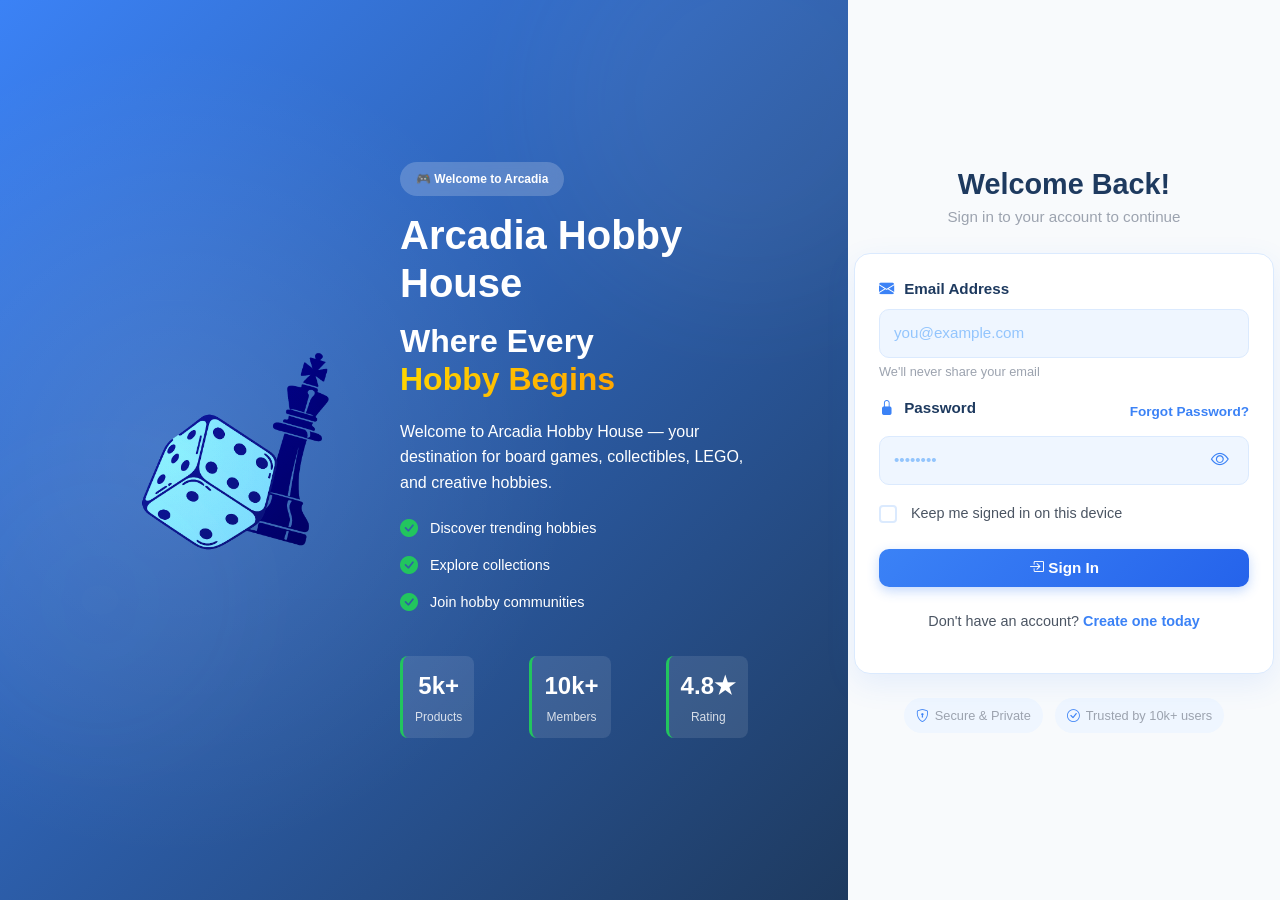
<file: landing/index.html>
<!DOCTYPE html>
<html lang="en">
<head>
  <meta charset="UTF-8">
  <meta name="viewport" content="width=device-width, initial-scale=1.0">
  <title>Arcadia Hobby House</title>

  <!-- Bootstrap -->
  <link href="https://cdn.jsdelivr.net/npm/bootstrap@5.3.0/dist/css/bootstrap.min.css" rel="stylesheet">

  <link rel="stylesheet" href="https://cdnjs.cloudflare.com/ajax/libs/font-awesome/6.5.0/css/all.min.css">
  <link href="https://cdn.jsdelivr.net/npm/bootstrap-icons@1.11.3/font/bootstrap-icons.css" rel="stylesheet">

  <link rel="stylesheet" href="login.css">
</head>
<body>


<!-- ================= for log in ================= -->
<div class="split-container">

  <!-- LEFT SIDE -->
  <div class="left-panel">
    <!-- Animated background elements -->
    <div class="bg-orb bg-orb-1"></div>
    <div class="bg-orb bg-orb-2"></div>
    
    <img src="logopo.png" class="logo-login floating">
    <div class="left-content">
      <span class="badge-top">🎮 Welcome to Arcadia</span>
      <h2 class="subtitle-fade">Arcadia Hobby House</h2>
      <h1 class="main-title-fade">Where Every<br><span class="highlight">Hobby Begins</span></h1>

      <p class="description-fade">
        Welcome to Arcadia Hobby House — your destination for board games,
        collectibles, LEGO, and creative hobbies.
      </p>

      <ul class="features-list">
        <li class="feature-item" style="animation-delay: 0.2s"><i class="bi bi-check-circle-fill"></i> <span>Discover trending hobbies</span></li>
        <li class="feature-item" style="animation-delay: 0.4s"><i class="bi bi-check-circle-fill"></i> <span>Explore collections</span></li>
        <li class="feature-item" style="animation-delay: 0.6s"><i class="bi bi-check-circle-fill"></i> <span>Join hobby communities</span></li>
      </ul>

      <!-- Stats Section -->
      <div class="stats-row">
        <div class="stat">
          <div class="stat-value">5k+</div>
          <div class="stat-label">Products</div>
        </div>
        <div class="stat">
          <div class="stat-value">10k+</div>
          <div class="stat-label">Members</div>
        </div>
        <div class="stat">
          <div class="stat-value">4.8★</div>
          <div class="stat-label">Rating</div>
        </div>
      </div>
    </div>
  </div>

  <!-- RIGHT SIDE (LOGIN FORM) -->
  <div class="right-panel">
    <div class="form-box form-slide-in">

      <div class="form-header text-center mb-4">
        <h3 class="form-title">Welcome Back!</h3>
        <p class="form-subtitle">Sign in to your account to continue</p>
      </div>

      <div class="card login-card p-4 shadow-enhanced">
        <div id="errorBox" class="alert alert-danger d-none"></div>

        <form id="loginForm">
          <!-- Email Field -->
          <div class="form-group mb-3">
            <label class="form-label fw-semibold"><i class="bi bi-envelope-fill"></i> Email Address</label>
            <input id="email" class="form-control input-custom" placeholder="you@example.com" required>
            <small class="form-hint">We'll never share your email</small>
          </div>

          <!-- Password Field -->
          <div class="form-group mb-3">
            <div class="d-flex justify-content-between align-items-center mb-2">
              <label class="form-label fw-semibold"><i class="bi bi-lock-fill"></i> Password</label>
              <a href="forgotpassword.html" class="forgot-link">Forgot Password?</a>
            </div>
            <div class="password-input-group">
              <input id="password" type="password" class="form-control input-custom" placeholder="••••••••" required>
              <button type="button" class="toggle-password" onclick="togglePassword()" title="Toggle password visibility">
                <i class="bi bi-eye"></i>
              </button>
            </div>
          </div>

          <!-- Remember Me & Security -->
          <div class="form-check mb-4">
            <input class="form-check-input" type="checkbox" id="rememberMe">
            <label class="form-check-label" for="rememberMe">Keep me signed in on this device</label>
          </div>

          <!-- Sign In Button -->
          <button type="submit" class="btn btn-primary btn-signin w-100 py-2 fw-semibold">
            <i class="bi bi-box-arrow-in-right"></i> Sign In
          </button>

          <!-- Sign Up Link -->
          <p class="text-center mt-4 signup-prompt">
            Don't have an account?
            <a href="../register/registeracc.html" class="signup-link fw-semibold">Create one today</a>
          </p>
        </form>
      </div>

      <!-- Trust Indicators --> 
      <div class="trust-badges mt-4 text-center">
        <span class="trust-badge"><i class="bi bi-shield-lock"></i> Secure & Private</span>
        <span class="trust-badge"><i class="bi bi-check-circle"></i> Trusted by 10k+ users</span>
      </div>

    </div>
  </div>

</div>

<script src="login.js"></script>
<script src="https://cdn.jsdelivr.net/npm/bootstrap@5.3.0/dist/js/bootstrap.bundle.min.js"></script>
</body>
</html>
</file>
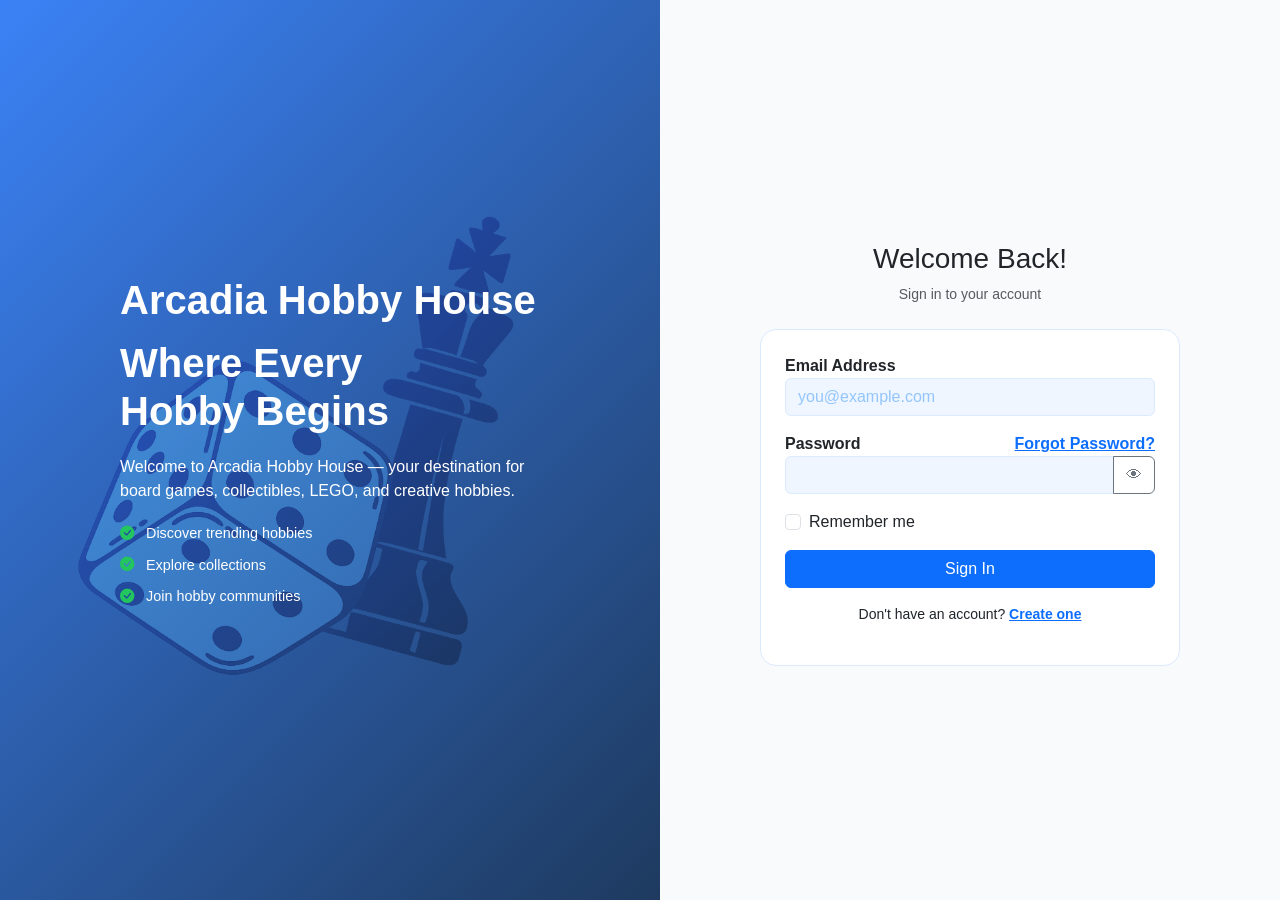
<file: LOG IN/index.html>
<!DOCTYPE html>
<html lang="en">
<head>
  <meta charset="UTF-8">
  <meta name="viewport" content="width=device-width, initial-scale=1.0">
  <title>Arcadia Hobby House</title>

  <!-- Bootstrap -->
  <link href="https://cdn.jsdelivr.net/npm/bootstrap@5.3.0/dist/css/bootstrap.min.css" rel="stylesheet">

  <link rel="stylesheet" href="https://cdnjs.cloudflare.com/ajax/libs/font-awesome/6.5.0/css/all.min.css">
  <link href="https://cdn.jsdelivr.net/npm/bootstrap-icons@1.11.3/font/bootstrap-icons.css" rel="stylesheet">

  <link rel="stylesheet" href="login.css">
</head>
<body>


<!-- ================= for log in ================= -->
<div class="split-container">

  <!-- LEFT SIDE -->
  <div class="left-panel">
    <img src="logopo.png" class="logo-login">
    <div class="left-content">
      <h2>Arcadia Hobby House</h2>
      <h1>Where Every<br>Hobby Begins</h1>

      <p>
        Welcome to Arcadia Hobby House — your destination for board games,
        collectibles, LEGO, and creative hobbies.
      </p>

      <ul>
        <li><i class="bi bi-check-circle-fill"></i> Discover trending hobbies</li>
        <li><i class="bi bi-check-circle-fill"></i> Explore collections</li>
        <li><i class="bi bi-check-circle-fill"></i> Join hobby communities</li>
      </ul>
    </div>
  </div>

  <!-- RIGHT SIDE (LOGIN FORM) -->
  <div class="right-panel">
    <div class="form-box">

      <div class="text-center mb-4">

        <h3 class="mt-2">Welcome Back!</h3>
        <p class="text-muted small">Sign in to your account</p>
      </div>

      <div class="card login-card p-4">
        <div id="errorBox" class="alert alert-danger d-none"></div>

        <form id="loginForm">
          <label class="fw-semibold">Email Address</label>
          <input id="email" class="form-control input-custom mb-3" placeholder="you@example.com">

          <div class="d-flex justify-content-between">
            <label class="fw-semibold">Password</label>
            <a href="forgotpassword.html" class="text-primary fw-semibold">Forgot Password?</a>
          </div>

          <div class="input-group mb-3">
            <input id="password" type="password" class="form-control input-custom">
            <button type="button" class="btn btn-outline-secondary" onclick="togglePassword()">👁</button>
          </div>

          <div class="form-check mb-3">
            <input class="form-check-input" type="checkbox">
            <label>Remember me</label>
          </div>

          <button class="btn btn-primary w-100">Sign In</button>

          <p class="text-center mt-3 small">
            Don't have an account?
            <a href="registeracc.html" class="text-primary fw-semibold">Create one</a>
          </p>
        </form>
      </div>

    </div>
  </div>

</div>

<script src="login.js"></script>
<script src="https://cdn.jsdelivr.net/npm/bootstrap@5.3.0/dist/js/bootstrap.bundle.min.js"></script>
</body>
</html>
</file>
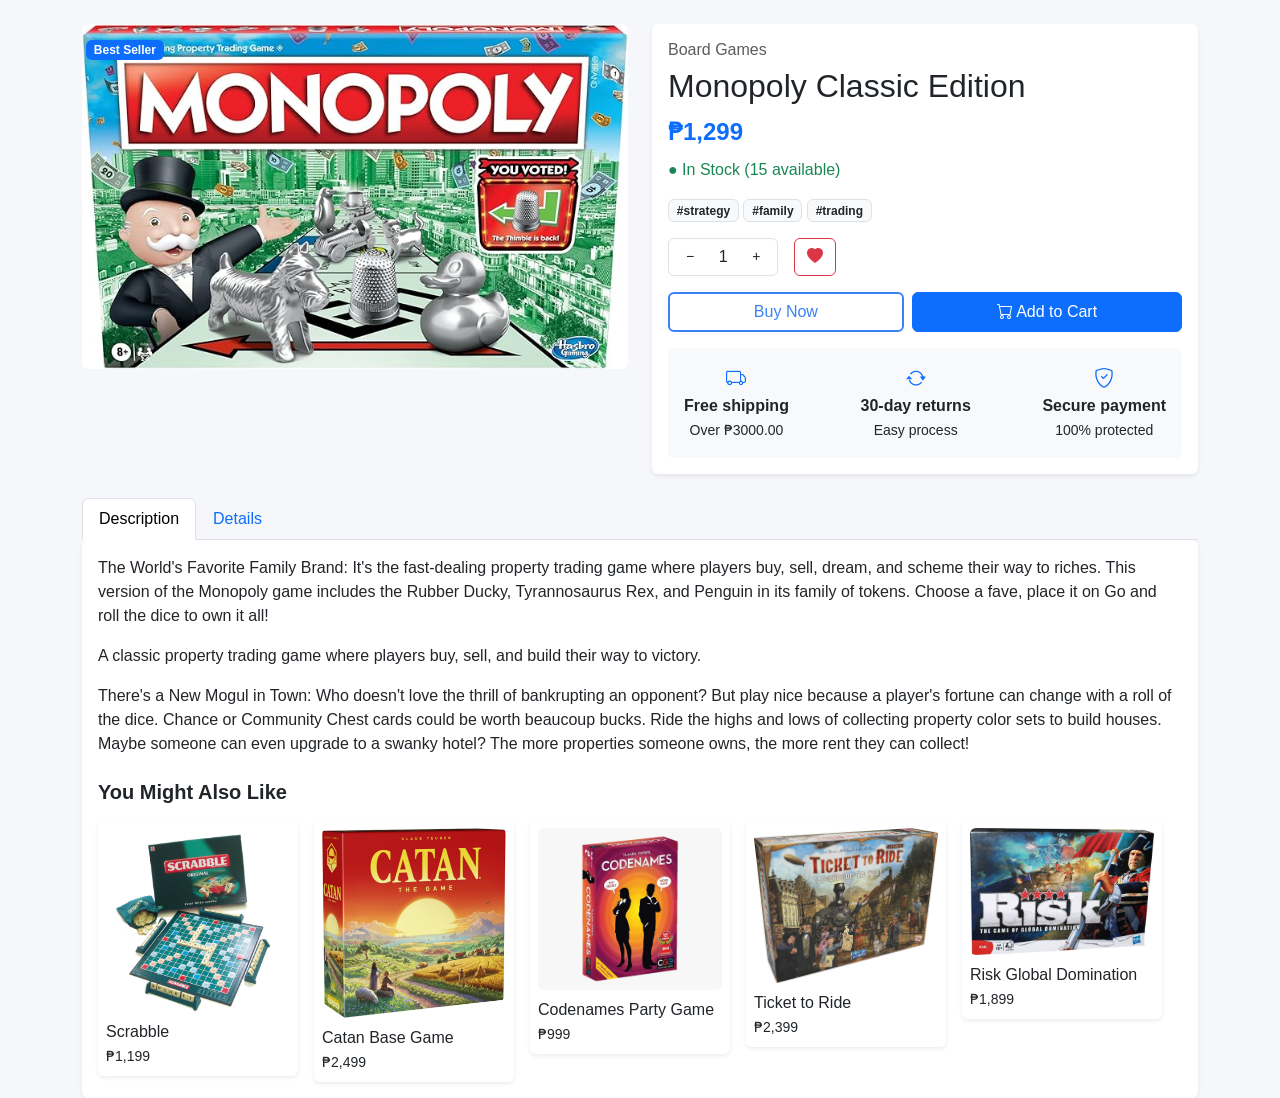
<file: Modal/modal.html>
<!DOCTYPE html>
<html lang="en">
<head>
  <meta charset="UTF-8">
  <meta name="viewport" content="width=device-width, initial-scale=1.0">
  <title>Arcadia Hobby House</title>

  <!-- Bootstrap -->
  <link href="https://cdn.jsdelivr.net/npm/bootstrap@5.3.0/dist/css/bootstrap.min.css" rel="stylesheet">

  <link href="https://cdn.jsdelivr.net/npm/bootstrap-icons/font/bootstrap-icons.css" rel="stylesheet">

  <link rel="stylesheet" href="modal.css">

</head>

<body>

<div class="container mt-4">
  <div class="row g-4">

    <!-- big image -->
    <div class="col-md-6 position-relative">
      <span class="badge bg-primary position-absolute top-0 start-0 m-3">Best Seller</span>
      <img src="images/Monopoly Classic Edition.jpg" class="img-fluid rounded">
    </div>

    <!-- for details -->
    <div class="col-md-6">
      <div class="p-3 bg-white rounded shadow-sm">

        <h6 class="text-muted">Board Games</h6>
        <h2>Monopoly Classic Edition</h2>

        <div class="mb-2">
          <span class="fw-bold fs-4 text-primary">₱1,299</span>
        </div>

        <p class="text-success">● In Stock (15 available)</p>

        <!-- tags only -->
        <div class="mb-3">
          <span class="badge bg-light text-dark border">#strategy</span>
          <span class="badge bg-light text-dark border">#family</span>
          <span class="badge bg-light text-dark border">#trading</span>
        </div>

        <!-- quantity -->
        <div class="d-flex align-items-center gap-3 mb-3">
          <div class="d-flex align-items-center border rounded px-2">
            <button class="btn btn-sm" id="minusBtn">−</button>
            <input type="text" value="1" id="qtyInput" class="form-control text-center border-0" style="width:40px;" readonly>
            <button class="btn btn-sm" id="plusBtn">+</button>
          </div>

          <button class="btn btn-outline-danger">
            <i class="bi bi-heart-fill"></i>
          </button>
        </div>

        <!-- buy now and add to cart -->
        <div class="d-flex gap-2 mb-3">
 <!-- buy mow -->
  <button class="btn btn-buy flex-fill" data-bs-toggle="modal" data-bs-target="#buyNowModal">
    Buy Now
  </button>
  <!-- add to cart -->
  <button class="btn btn-primary flex-fill">
    <i class="bi bi-cart"></i> Add to Cart
  </button>

 

</div>

        <!-- features -->
        <div class="p-3 bg-light rounded d-flex justify-content-between text-center">
          <div>
            <i class="bi bi-truck fs-5 text-primary"></i>
            <div><strong>Free shipping</strong></div>
            <small>Over ₱3000.00</small>
          </div>

          <div>
            <i class="bi bi-arrow-repeat fs-5 text-primary"></i>
            <div><strong>30-day returns</strong></div>
            <small>Easy process</small>
          </div>

          <div>
            <i class="bi bi-shield-check fs-5 text-primary"></i>
            <div><strong>Secure payment</strong></div>
            <small>100% protected</small>
          </div>
        </div>

      </div>
    </div>

  </div>
<!-- tabs -->
<ul class="nav nav-tabs mt-4">
  <li class="nav-item">
    <button class="nav-link active" data-bs-toggle="tab" data-bs-target="#desc">Description</button>
  </li>
  <li class="nav-item">
    <button class="nav-link" data-bs-toggle="tab" data-bs-target="#details">Details</button>
  </li>
</ul>

<div class="tab-content p-3 bg-white rounded shadow-sm">

  <!-- for description -->
  <div class="tab-pane fade show active" id="desc">
    <p>The World's Favorite Family Brand: It's the fast-dealing property trading game where players buy, sell, dream, and scheme their way to riches. This version of the Monopoly game includes the Rubber Ducky, Tyrannosaurus Rex, and Penguin in its family of tokens. Choose a fave, place it on Go and roll the dice to own it all!</p>

    <p>A classic property trading game where players buy, sell, and build their way to victory.</p>

    <p>There's a New Mogul in Town: Who doesn't love the thrill of bankrupting an opponent? But play nice because a player's fortune can change with a roll of the dice. Chance or Community Chest cards could be worth beaucoup bucks. Ride the highs and lows of collecting property color sets to build houses. Maybe someone can even upgrade to a swanky hotel? The more properties someone owns, the more rent they can collect!</p>
  </div>

  <!-- for details -->
  <div class="tab-pane fade" id="details">
  <ul class="list-unstyled">
    <li>• Players: 2-8</li>
    <li>• Playtime: 60-80 minutes</li>
    <li>• Recommended Age: 8+</li>
    <li>• Includes classic tokens: Rubber Ducky, Tyrannosaurus Rex, Penguin, and more</li>
    <li>• High-quality game board and pieces for lasting fun</li>
    <li>• Includes Chance and Community Chest cards with updated design</li>
    <li>• Features detailed property cards for each color set</li>
    <li>• Enhances strategic thinking, negotiation, and money management skills</li>
    <li>• Perfect for family game nights or friendly competitions</li>
    <li>• Comes with a premium box and collectible tokens</li>
  </ul>
</div>
  <!-- reccomendation -->
<div class="mt-4">
  <h5><b>You Might Also Like</b></h5>
  <div class="d-flex flex-wrap gap-3 mt-3">

    <a href="product2.html" class="text-decoration-none text-dark">
      <div class="p-2 bg-white rounded shadow-sm product-card-link" style="width:200px; cursor:pointer;">
        <img src="images/scrabble.jpg" class="img-fluid rounded">
        <p class="mt-2 mb-0">Scrabble</p>
        <small>₱1,199</small>
      </div>
    </a>

    <a href="product3.html" class="text-decoration-none text-dark">
      <div class="p-2 bg-white rounded shadow-sm product-card-link" style="width:200px; cursor:pointer;">
        <img src="images/catan-base-game.jpg" class="img-fluid rounded">
        <p class="mt-2 mb-0">Catan Base Game</p>
        <small>₱2,499</small>
      </div>
    </a>

    <a href="product4.html" class="text-decoration-none text-dark">
      <div class="p-2 bg-white rounded shadow-sm product-card-link" style="width:200px; cursor:pointer;">
        <img src="images/code-names-party-game.png" class="img-fluid rounded">
        <p class="mt-2 mb-0">Codenames Party Game</p>
        <small>₱999</small>
      </div>
    </a>

    <a href="product5.html" class="text-decoration-none text-dark">
      <div class="p-2 bg-white rounded shadow-sm product-card-link" style="width:200px; cursor:pointer;">
        <img src="images/ticket-to-ride.jpg" class="img-fluid rounded">
        <p class="mt-2 mb-0">Ticket to Ride</p>
        <small>₱2,399</small>
      </div>
    </a>
    <a href="product6.html" class="text-decoration-none text-dark">
      <div class="p-2 bg-white rounded shadow-sm product-card-link" style="width:200px; cursor:pointer;">
        <img src="images/risk-global-domination.jpg" class="img-fluid rounded">
        <p class="mt-2 mb-0">Risk Global Domination</p>
        <small>₱1,899</small>
      </div>
    </a>

  </div>
</div>

</div>
<!-- Bootstrap JS -->
<script src="https://cdn.jsdelivr.net/npm/bootstrap@5.3.0/dist/js/bootstrap.bundle.min.js"></script>

<script src="modal.js"></script>

</body>
</html>
</file>
<file: landing/login.css>
/* GLOBAL */
body {
  background: #F0F6FF;
  font-family: 'Segoe UI', Tahoma, Geneva, Verdana, sans-serif;
  overflow-x: hidden;
}

/* CSS Variables */
:root {
  --primary: #3B82F6;
  --primary-dark: #1E3A5F;
  --primary-light: #DBEAFE;
  --success: #22c55e;
  --shadow: 0 4px 6px rgba(0, 0, 0, 0.1);
  --shadow-lg: 0 10px 25px rgba(0, 0, 0, 0.1);
}

/* Animations */
@keyframes fadeInUp {
  from {
    opacity: 0;
    transform: translateY(30px);
  }
  to {
    opacity: 1;
    transform: translateY(0);
  }
}

@keyframes fadeInDown {
  from {
    opacity: 0;
    transform: translateY(-30px);
  }
  to {
    opacity: 1;
    transform: translateY(0);
  }
}

@keyframes slideInRight {
  from {
    opacity: 0;
    transform: translateX(100px);
  }
  to {
    opacity: 1;
    transform: translateX(0);
  }
}

@keyframes floating {
  0%, 100% {
    transform: translateY(0px);
  }
  50% {
    transform: translateY(-20px);
  }
}

@keyframes pulse-glow {
  0%, 100% {
    opacity: 0.6;
    transform: scale(1);
  }
  50% {
    opacity: 0.8;
    transform: scale(1.1);
  }
}

@keyframes slideInList {
  from {
    opacity: 0;
    transform: translateX(-20px);
  }
  to {
    opacity: 1;
    transform: translateX(0);
  }
}

/* Background Orbs */
.bg-orb {
  position: absolute;
  border-radius: 50%;
  filter: blur(60px);
  opacity: 0.2;
  animation: pulse-glow 4s ease-in-out infinite;
}

.bg-orb-1 {
  width: 400px;
  height: 400px;
  background: rgba(255, 255, 255, 0.2);
  top: -100px;
  right: -100px;
  animation-delay: 0s;
}

.bg-orb-2 {
  width: 300px;
  height: 300px;
  background: rgba(255, 255, 255, 0.1);
  top: 50%;
  left: -50px;
  animation-delay: 1s;
}

/* Floating Animation */
.floating {
  animation: floating 3s ease-in-out infinite;
}

/* Badge */
.badge-top {
  display: inline-block;
  background: rgba(255, 255, 255, 0.2);
  color: white;
  padding: 8px 16px;
  border-radius: 30px;
  font-size: 12px;
  font-weight: 600;
  margin-bottom: 15px;
  backdrop-filter: blur(10px);
  animation: fadeInDown 0.8s ease-out;
}

/* Text Animations */
.subtitle-fade {
  animation: fadeInUp 0.8s ease-out 0.1s both;
}

.main-title-fade {
  animation: fadeInUp 0.8s ease-out 0.2s both;
}

.description-fade {
  animation: fadeInUp 0.8s ease-out 0.3s both;
}

.highlight {
  background: linear-gradient(120deg, #FFD700, #FFA500);
  -webkit-background-clip: text;
  -webkit-text-fill-color: transparent;
  background-clip: text;
  font-weight: 800;
}

/* Features List */
.features-list {
  list-style: none;
  padding: 0;
  margin-top: 25px;
}

.feature-item {
  animation: slideInList 0.6s ease-out forwards;
  opacity: 0;
  margin-bottom: 12px;
  color: white;
  font-size: 0.95rem;
  display: flex;
  align-items: center;
  gap: 12px;
  transition: all 0.3s ease;
}

.feature-item i {
  color: var(--success);
  font-size: 18px;
}

.feature-item span {
  transition: transform 0.3s ease;
}

.feature-item:hover span {
  transform: translateX(5px);
}

/* Stats Section */
.stats-row {
  display: flex;
  gap: 20px;
  margin-top: 40px;
  justify-content: space-between;
  animation: fadeInUp 0.8s ease-out 0.5s both;
}

.stat {
  text-align: center;
  padding: 12px;
  border-left: 3px solid var(--success);
  background: rgba(255, 255, 255, 0.1);
  border-radius: 8px;
  transition: all 0.3s ease;
}

.stat:hover {
  background: rgba(255, 255, 255, 0.2);
  transform: translateY(-5px);
}

.stat-value {
  font-size: 24px;
  font-weight: 700;
  color: white;
}

.stat-label {
  font-size: 12px;
  color: rgba(255, 255, 255, 0.8);
  margin-top: 4px;
}



/* Logo */
.logo-icon {
  width: 36px;
  height: 36px;
  object-fit: contain;
}

.logo-title {
  font-size: 15px;
  font-weight: 700;
  color: #1E3A5F;
  line-height: 1;
}

.logo-sub {
  font-size: 11px;
  color: #6B8DB5;
  line-height: 1;
}

.logo-login {
  width: 300px;
  height: 300px;
  object-fit: contain;
  background: transparent;
  filter: grayscale(100%);
  mix-blend-mode: overlay;
  position: relative;
  z-index: 2;
}


/* ================= SPLIT LAYOUT ================= */
.split-container {
  display: flex;
  min-height: 100vh;
}

/* LEFT PANEL */
.left-panel {
  flex: 1.5;
  background: linear-gradient(135deg, #3B82F6, #1E3A5F);
  color: white;
  display: flex;
  align-items: center;
  justify-content: center;
  padding: 100px;
  position: relative;
  overflow: hidden;
}

.left-panel::before {
  content: '';
  position: absolute;
  top: 0;
  left: 0;
  right: 0;
  bottom: 0;
  background: radial-gradient(circle at 20% 50%, rgba(255,255,255,0.1) 0%, transparent 50%);
  pointer-events: none;
}

.left-content {
  position: relative;
  z-index: 2;
  max-width: 420px;
}

.left-content h2 {
  font-size: 2.5rem;
  font-weight: 700;
  margin-bottom: 15px;
}

.left-content h1 {
  font-size: 2rem;
  font-weight: 700;
  margin-bottom: 20px;
}

.left-content p {
  font-size: 1rem;
  opacity: 0.9;
  line-height: 1.6;
}

.left-content ul {
  list-style: none;
  padding: 0;
  margin-top: 20px;
}

.left-content li {
  margin-bottom: 10px;
  font-size: 0.9rem;
}

/* RIGHT PANEL */
.right-panel {
  flex: 1;
  background: #F8FAFC;
  display: flex;
  align-items: center;
  justify-content: center;
}

.form-box {
  width: 100%;
  max-width: 420px;
  animation: slideInRight 0.8s ease-out;
}

.form-slide-in {
  animation: slideInRight 0.8s ease-out;
}

/* Form Header */
.form-header {
  animation: fadeInDown 0.8s ease-out;
}

.form-title {
  font-size: 1.8rem;
  font-weight: 700;
  color: #1E3A5F;
  margin-bottom: 5px;
}

.form-subtitle {
  color: #9CA3AF;
  font-size: 0.95rem;
}

/* Login Card */
.login-card {
  border: 1px solid #DBEAFE;
  border-radius: 16px;
  background: white;
  box-shadow: var(--shadow);
  transition: all 0.3s ease;
}

.login-card:hover {
  box-shadow: var(--shadow-lg);
}

.shadow-enhanced {
  box-shadow: 0 10px 30px rgba(59, 130, 246, 0.1);
  border: 1px solid rgba(219, 234, 254, 0.5);
}

/* Form Groups */
.form-group {
  margin-bottom: 20px;
}

.form-label {
  color: #1E3A5F;
  font-size: 0.95rem;
  margin-bottom: 8px;
  display: block;
  transition: color 0.3s ease;
}

.form-label i {
  margin-right: 6px;
  color: #3B82F6;
}

.form-hint {
  display: block;
  color: #9CA3AF;
  font-size: 0.8rem;
  margin-top: 4px;
}

/* Input Fields */
.input-custom {
  background: #EFF6FF;
  border: 2px solid #DBEAFE;
  color: #1E3A5F;
  border-radius: 10px;
  padding: 12px 14px;
  font-size: 0.95rem;
  transition: all 0.3s ease;
}

.input-custom::placeholder {
  color: #93C5FD;
}

.input-custom:focus {
  outline: none;
  background: white;
  box-shadow: 0 0 0 3px rgba(59, 130, 246, 0.1);
  border-color: #3B82F6;
}

/* Password Input Group */
.password-input-group {
  position: relative;
  display: flex;
  align-items: center;
}

.password-input-group .input-custom {
  width: 100%;
}

.toggle-password {
  position: absolute;
  right: 12px;
  background: none;
  border: none;
  color: #3B82F6;
  cursor: pointer;
  font-size: 18px;
  padding: 8px;
  transition: all 0.3s ease;
}

.toggle-password:hover {
  color: #2563EB;
  transform: scale(1.1);
}

/* Forgot Password Link */
.forgot-link {
  color: #3B82F6;
  text-decoration: none;
  font-size: 0.85rem;
  transition: all 0.3s ease;
  font-weight: 600;
}

.forgot-link:hover {
  color: #2563EB;
  text-decoration: underline;
}

/* Checkbox */
.form-check-input {
  width: 18px;
  height: 18px;
  border: 2px solid #DBEAFE;
  border-radius: 4px;
  cursor: pointer;
  transition: all 0.3s ease;
}

.form-check-input:checked {
  background-color: #3B82F6;
  border-color: #3B82F6;
}

.form-check-label {
  color: #4B5563;
  cursor: pointer;
  font-size: 0.9rem;
  margin-left: 8px;
}

/* Buttons */
.btn-signin {
  background: linear-gradient(135deg, #3B82F6, #2563EB);
  border: none;
  border-radius: 10px;
  font-size: 0.95rem;
  transition: all 0.3s ease;
  box-shadow: 0 4px 12px rgba(59, 130, 246, 0.3);
}

.btn-signin:hover {
  background: linear-gradient(135deg, #2563EB, #1E40AF);
  transform: translateY(-2px);
  box-shadow: 0 6px 20px rgba(59, 130, 246, 0.4);
  color: white;
}

.btn-signin:active {
  transform: translateY(0);
}

/* Divider */
.divider {
  position: relative;
  text-align: center;
  color: #9CA3AF;
  font-size: 0.85rem;
  font-weight: 600;
}

.divider::before,
.divider::after {
  content: '';
  position: absolute;
  top: 50%;
  width: 45%;
  height: 1px;
  background: #DBEAFE;
}

.divider::before {
  left: 0;
}

.divider::after {
  right: 0;
}

/* Social Login Buttons */
.social-login-buttons {
  display: flex;
  gap: 12px;
  margin-top: 20px;
}

.social-btn {
  flex: 1;
  padding: 12px;
  border: 2px solid #DBEAFE;
  background: white;
  border-radius: 10px;
  cursor: pointer;
  font-size: 18px;
  transition: all 0.3s ease;
  display: flex;
  align-items: center;
  justify-content: center;
}

.google-btn:hover {
  border-color: #DB4437;
  color: #DB4437;
  background: #ffeae6;
  transform: translateY(-2px);
}

.github-btn:hover {
  border-color: #333;
  color: #333;
  background: #f0f0f0;
  transform: translateY(-2px);
}

.discord-btn:hover {
  border-color: #5865F2;
  color: #5865F2;
  background: #eef2ff;
  transform: translateY(-2px);
}

/* Sign Up Prompt */
.signup-prompt {
  color: #4B5563;
  font-size: 0.9rem;
}

.signup-link {
  color: #3B82F6;
  text-decoration: none;
  transition: all 0.3s ease;
}

.signup-link:hover {
  color: #2563EB;
  text-decoration: underline;
}

/* Trust Badges */
.trust-badges {
  display: flex;
  flex-wrap: wrap;
  gap: 12px;
  justify-content: center;
}

.trust-badge {
  display: inline-flex;
  align-items: center;
  gap: 6px;
  color: #9CA3AF;
  font-size: 0.8rem;
  background: #EFF6FF;
  padding: 8px 12px;
  border-radius: 20px;
  transition: all 0.3s ease;
}

.trust-badge i {
  color: #3B82F6;
}

.trust-badge:hover {
  background: #DBEAFE;
  color: #1E3A5F;
}

/* ================= USER ================= */
.user-btn {
  width: 32px;
  height: 32px;
  border-radius: 50%;
  background: #3B82F6;
  color: white;
  border: none;
  display: flex;
  align-items: center;
  justify-content: center;
}

.user-btn:hover {
  background: #2563EB;
}

.user-dropdown {
  border-radius: 16px;
  border: 1px solid #DBEAFE;
  box-shadow: 0 10px 15px rgba(0,0,0,0.1);
}

/* ================= CART ================= */
.cart-btn {
  width: 38px;
  height: 38px;
  border-radius: 50%;
  border: none;
  background: transparent;
  display: flex;
  align-items: center;
  justify-content: center;
  color: #1E3A5F;
  font-size: 18px;
  position: relative;
  text-decoration: none;
}

.cart-btn:hover {
  background: #EFF6FF;
}
.cart-btn {
  transition: all 0.2s ease;
}

.cart-btn:hover {
  transform: scale(1.05);
}
/* ================= MOBILE ================= */
.mobile-menu {
  padding: 16px;
  border-top: 1px solid #DBEAFE;
  background: #FFFFFF;
}

.mobile-cat {
  background: #EFF6FF;
  padding: 10px;
  border-radius: 8px;
  font-size: 14px;
  color: #1E3A5F;
}

/* ================= LOGIN ================= */
.login-card {
  border: 1px solid #DBEAFE;
  border-radius: 16px;
}

.input-custom {
  background: #EFF6FF;
  border: 1px solid #DBEAFE;
  color: #1E3A5F;
}

.input-custom::placeholder {
  color: #93C5FD;
}

.input-custom:focus {
  outline: none;
  box-shadow: 0 0 0 2px #3B82F6;
  border-color: #3B82F6;
}

/* ================= FOOTER ================= */
.footer {
  background: #1E3A5F;
  color: #BFDBFE;
}

.footer a {
  color: #93C5FD;
  display: block;
  margin-bottom: 6px;
  font-size: 14px;
  transition: color 0.2s ease;
}

.footer a:hover {
  color: #60A5FA;
}

.footer-title {
  color: #FFFFFF;
  font-weight: 600;
  font-size: 14px;
  margin-bottom: 10px;
}

.footer-text {
  color: #93C5FD;
  font-size: 14px;
  line-height: 1.6;
}

.footer-bottom {
  border-top: 1px solid #2D4E78;
  margin-top: 30px;
  padding-top: 15px;
  display: flex;
  flex-wrap: wrap;
  justify-content: space-between;
  gap: 10px;
  font-size: 14px;
  color: #6B8DB5;
}
/* SOCIAL ICONS CONTAINER */
/* CONTAINER */
.footer-social {
  display: flex;
  gap: 12px;
  margin-top: 10px;
}

/* EACH ICON */
.social-icon {
  width: 38px;
  height: 38px;
  border-radius: 50%;
  background: #2D4E78;
  display: flex;
  align-items: center;
  justify-content: center;
  color: #93C5FD;
  font-size: 14px;
  text-decoration: none;
  transition: all 0.25s ease;
}

/* ICON INSIDE */
.social-icon i {
  line-height: 1;
}

/* HOVER EFFECT */
.social-icon:hover {
  background: #3B82F6;
  color: #FFFFFF;
  transform: translateY(-2px);
  box-shadow: 0 6px 12px rgba(0,0,0,0.15);
}

/* CONTACT BLOCK */
.contact-item {
  display: flex;
  align-items: flex-start;
  gap: 10px;
  margin-bottom: 12px;
  color: #BFDBFE;
  font-size: 14px;
}

/* ICON */
.contact-item i {
  color: #60A5FA;
  font-size: 14px;
  margin-top: 3px;
  min-width: 16px;
}

/* TEXT */
.contact-item span,
.contact-item div {
  color: #BFDBFE;
  line-height: 1.4;
}

/* ================= RESPONSIVE MOBILE ================= */
@media (max-width: 768px) {
  /* Split Container */
  .split-container {
    flex-direction: column;
    min-height: auto;
  }

  /* Left Panel */
  .left-panel {
    flex: none;
    width: 100%;
    padding: 40px 20px;
    min-height: 250px;
    text-align: center;
  }

  .left-content {
    max-width: 100%;
  }

  .left-content h2 {
    font-size: 1.5rem;
  }

  .left-content h1 {
    font-size: 1.3rem;
  }

  .left-content p {
    font-size: 0.9rem;
  }

  .logo-login {
    width: 150px;
    height: 150px;
  }

  .badge-top {
    font-size: 11px;
    padding: 6px 12px;
  }

  .stats-row {
    gap: 10px;
    margin-top: 20px;
  }

  .stat {
    padding: 8px;
  }

  .stat-value {
    font-size: 18px;
  }

  .stat-label {
    font-size: 10px;
  }

  .features-list {
    margin-top: 15px;
  }

  .feature-item {
    font-size: 0.85rem;
    margin-bottom: 8px;
  }

  /* Right Panel */
  .right-panel {
    flex: none;
    width: 100%;
    padding: 20px;
    background: #F8FAFC;
  }

  .form-box {
    max-width: 100%;
    width: 100%;
  }

  .form-title {
    font-size: 1.5rem;
  }

  .form-subtitle {
    font-size: 0.85rem;
  }

  /* Form Styling */
  .login-card {
    padding: 20px !important;
    border-radius: 12px;
  }

  .form-group {
    margin-bottom: 15px;
  }

  .form-label {
    font-size: 0.9rem;
  }

  .input-custom {
    padding: 10px 12px;
    font-size: 0.9rem;
  }

  .btn-signin {
    padding: 10px 16px !important;
    font-size: 0.9rem;
  }

  .signup-prompt {
    font-size: 0.85rem;
  }

  .trust-badges {
    gap: 8px;
    flex-direction: column;
    align-items: center;
  }

  .trust-badge {
    font-size: 0.75rem;
    padding: 6px 10px;
  }

  /* Footer */
  .footer {
    padding: 30px 0 !important;
  }

  .footer-bottom {
    flex-direction: column;
    align-items: center;
    justify-content: center;
    text-align: center;
  }

  .contact-item {
    justify-content: center;
    text-align: center;
  }

  .footer a {
    font-size: 12px;
  }

  .footer-title {
    font-size: 13px;
  }

  .footer-text {
    font-size: 12px;
  }
}

@media (max-width: 480px) {
  body {
    font-size: 14px;
  }

  .split-container {
    flex-direction: column;
  }

  .left-panel {
    padding: 30px 15px;
    min-height: 200px;
  }

  .left-content h2 {
    font-size: 1.2rem;
    margin-bottom: 10px;
  }

  .left-content h1 {
    font-size: 1.1rem;
    margin-bottom: 15px;
  }

  .left-content p {
    font-size: 0.85rem;
    line-height: 1.5;
  }

  .logo-login {
    width: 120px;
    height: 120px;
  }

  .feature-item {
    font-size: 0.8rem;
  }

  .stats-row {
    flex-direction: row;
    gap: 8px;
  }

  .stat {
    padding: 6px;
  }

  .stat-value {
    font-size: 16px;
  }

  .stat-label {
    font-size: 9px;
  }

  .right-panel {
    padding: 15px;
  }

  .form-box {
    padding: 0;
  }

  .login-card {
    padding: 15px !important;
    border-radius: 10px;
  }

  .form-title {
    font-size: 1.3rem;
    margin-bottom: 3px;
  }

  .form-subtitle {
    font-size: 0.8rem;
  }

  .form-label {
    font-size: 0.85rem;
    margin-bottom: 6px;
  }

  .form-hint {
    font-size: 0.75rem;
  }

  .input-custom {
    padding: 8px 10px;
    font-size: 0.85rem;
    border-radius: 8px;
  }

  .toggle-password {
    right: 10px;
    font-size: 16px;
  }

  .form-check-label {
    font-size: 0.8rem;
  }

  .btn-signin {
    padding: 8px 12px !important;
    font-size: 0.85rem;
    border-radius: 8px;
  }

  .signup-prompt {
    font-size: 0.8rem;
    margin-top: 15px;
  }

  .trust-badges {
    gap: 6px;
  }

  .trust-badge {
    font-size: 0.7rem;
    padding: 5px 8px;
  }

  .footer {
    padding: 20px 0 !important;
  }

  .footer a {
    margin-bottom: 4px;
    font-size: 11px;
  }

  .footer-title {
    font-size: 12px;
    margin-bottom: 8px;
  }

  .footer-text {
    font-size: 11px;
  }

  .contact-item {
    gap: 8px;
    margin-bottom: 10px;
    font-size: 12px;
  }

  .contact-item i {
    font-size: 12px;
  }
}
</file>
<file: LOG IN/login.css>
/* GLOBAL */
body {
  background: #F0F6FF;
  font-family: Arial, sans-serif;
}



/* Logo */
.logo-icon {
  width: 36px;
  height: 36px;
  object-fit: contain;
}

.logo-title {
  font-size: 15px;
  font-weight: 700;
  color: #1E3A5F;
  line-height: 1;
}

.logo-sub {
  font-size: 11px;
  color: #6B8DB5;
  line-height: 1;
}

.logo-login {
  width: 300px;
  height: 300px;
  object-fit: contain;

  /* makes background blend nicer */
  background: transparent;

  /* adds white glow effect (looks clean on blue) */
  filter: grayscale(100%);

  /* optional: soften edges */
  mix-blend-mode: overlay;
}
.left-panel img {
  width: 700px;
  height: 700px;
  object-fit: contain;
  margin-bottom: 15px;
  position: absolute;
  z-index: 0;
  opacity: 0.3;
  
}




/* ================= SPLIT LAYOUT ================= */
.split-container {
  display: flex;
  min-height: 100vh;
}

/* LEFT PANEL */
.left-panel {
  flex: 1;
  background: linear-gradient(135deg, #3B82F6, #1E3A5F);
  color: white;
  display: flex;
  align-items: center;
  justify-content: center;
  padding: 100px;
}

.left-content {
  position: relative;
  z-index: 2; /* ensures it's above background */
  max-width: 420px;
}

.left-content h2 {
  font-size: 2.5rem;
  font-weight: 700;
  margin-bottom: 15px;
}

.left-content h1 {
  font-size: 2rem;
  font-weight: 700;
  margin-bottom: 20px;
}

.left-content p {
  font-size: 10rem;
  opacity: 10;
}

.left-content ul {
  list-style: none;
  padding: 0;
  margin-top: 20px;
}

.left-content li {
  margin-bottom: 10px;
  font-size: 0.9rem;
}

.left-content i {
  color: #22c55e;
  margin-right: 8px;
}

/* RIGHT PANEL */
.right-panel {
  flex: 1;
  background: #F8FAFC;
  display: flex;
  align-items: center;
  justify-content: center;
}

.form-box {
  width: 100%;
  max-width: 420px;
}

/* RESPONSIVE */
@media (max-width: 768px) {
  .split-container {
    flex-direction: column;
  }

  .left-panel {
    padding: 30px;
    text-align: center;
  }
}

/* ================= USER ================= */
.user-btn {
  width: 32px;
  height: 32px;
  border-radius: 50%;
  background: #3B82F6;
  color: white;
  border: none;
  display: flex;
  align-items: center;
  justify-content: center;
}

.user-btn:hover {
  background: #2563EB;
}

.user-dropdown {
  border-radius: 16px;
  border: 1px solid #DBEAFE;
  box-shadow: 0 10px 15px rgba(0,0,0,0.1);
}

/* ================= CART ================= */
.cart-btn {
  width: 38px;
  height: 38px;
  border-radius: 50%;
  border: none;
  background: transparent;
  display: flex;
  align-items: center;
  justify-content: center;
  color: #1E3A5F;
  font-size: 18px;
  position: relative;
  text-decoration: none;
}

.cart-btn:hover {
  background: #EFF6FF;
}
.cart-btn {
  transition: all 0.2s ease;
}

.cart-btn:hover {
  transform: scale(1.05);
}
/* ================= MOBILE ================= */
.mobile-menu {
  padding: 16px;
  border-top: 1px solid #DBEAFE;
  background: #FFFFFF;
}

.mobile-cat {
  background: #EFF6FF;
  padding: 10px;
  border-radius: 8px;
  font-size: 14px;
  color: #1E3A5F;
}

/* ================= LOGIN ================= */
.login-card {
  border: 1px solid #DBEAFE;
  border-radius: 16px;
}

.input-custom {
  background: #EFF6FF;
  border: 1px solid #DBEAFE;
  color: #1E3A5F;
}

.input-custom::placeholder {
  color: #93C5FD;
}

.input-custom:focus {
  outline: none;
  box-shadow: 0 0 0 2px #3B82F6;
  border-color: #3B82F6;
}

/* ================= FOOTER ================= */
.footer {
  background: #1E3A5F;
  color: #BFDBFE;
}

.footer a {
  color: #93C5FD;
  display: block;
  margin-bottom: 6px;
  font-size: 14px;
  transition: color 0.2s ease;
}

.footer a:hover {
  color: #60A5FA;
}

.footer-title {
  color: #FFFFFF;
  font-weight: 600;
  font-size: 14px;
  margin-bottom: 10px;
}

.footer-text {
  color: #93C5FD;
  font-size: 14px;
  line-height: 1.6;
}

.footer-bottom {
  border-top: 1px solid #2D4E78;
  margin-top: 30px;
  padding-top: 15px;
  display: flex;
  flex-wrap: wrap;
  justify-content: space-between;
  gap: 10px;
  font-size: 14px;
  color: #6B8DB5;
}
/* SOCIAL ICONS CONTAINER */
/* CONTAINER */
.footer-social {
  display: flex;
  gap: 12px;
  margin-top: 10px;
}

/* EACH ICON */
.social-icon {
  width: 38px;
  height: 38px;
  border-radius: 50%;
  background: #2D4E78;
  display: flex;
  align-items: center;
  justify-content: center;
  color: #93C5FD;
  font-size: 14px;
  text-decoration: none;
  transition: all 0.25s ease;
}

/* ICON INSIDE */
.social-icon i {
  line-height: 1;
}

/* HOVER EFFECT */
.social-icon:hover {
  background: #3B82F6;
  color: #FFFFFF;
  transform: translateY(-2px);
  box-shadow: 0 6px 12px rgba(0,0,0,0.15);
}

/* CONTACT BLOCK */
.contact-item {
  display: flex;
  align-items: flex-start;
  gap: 10px;
  margin-bottom: 12px;
  color: #BFDBFE;
  font-size: 14px;
}

/* ICON */
.contact-item i {
  color: #60A5FA;
  font-size: 14px;
  margin-top: 3px;
  min-width: 16px;
}

/* TEXT */
.contact-item span,
.contact-item div {
  color: #BFDBFE;
  line-height: 1.4;
}
/* ================= BASE SPLIT ================= */
.split-container {
  display: flex;
  min-height: 100vh;
}

/* LEFT PANEL */
.left-panel {
  flex: 1;
  background: linear-gradient(135deg, #3B82F6, #1E3A5F);
  color: white;
  display: flex;
  align-items: center;
  justify-content: center;
  padding: 60px 40px;
}

.left-content {
  max-width: 420px;
}

.left-content h1 {
  font-size: 2.5rem;
}

.left-content p {
  font-size: 1rem;
}

/* RIGHT PANEL */
.right-panel {
  flex: 1;
  background: #F8FAFC;
  display: flex;
  align-items: center;
  justify-content: center;
  padding: 40px 20px;
}

.form-box {
  width: 100%;
  max-width: 420px;
}

/* ================= TABLET ================= */
@media (max-width: 992px) {
  .left-content h1 {
    font-size: 2rem;
  }

  .left-panel {
    padding: 40px 30px;
  }
}

/* ================= MOBILE ================= */
@media (max-width: 768px) {

  .split-container {
    flex-direction: column;
  }

  /* LEFT becomes top banner */
  .left-panel {
    width: 100%;
    height: auto;
    padding: 40px 20px;
    text-align: center;
  }

  .left-content {
    max-width: 100%;
  }

  .left-content h1 {
    font-size: 1.8rem;
  }

  .left-content p {
    font-size: 0.95rem;
  }

  .left-content ul {
    text-align: left;
    display: inline-block;
    margin-top: 15px;
  }

  /* RIGHT section */
  .right-panel {
    width: 100%;
    padding: 30px 15px;
  }

  .form-box {
    max-width: 100%;
  }

  /* form card spacing */
  .login-card {
    padding: 20px;
  }

  /* logo smaller */
  .logo-login {
    width: 70px;
    height: 70px;
  }
}

/* ================= SMALL PHONES ================= */
@media (max-width: 480px) {

  .left-content h1 {
    font-size: 1.5rem;
  }

  .left-content p {
    font-size: 0.9rem;
  }

  .left-content li {
    font-size: 0.85rem;
  }

  .form-box h3 {
    font-size: 1.3rem;
  }

  .btn {
    font-size: 0.9rem;
    padding: 10px;
  }
}
</file>
<file: Modal/modal.css>
body {
  background: #f5f7fb;
  font-family: Arial, sans-serif;
}

.search-bar {
  border-radius: 20px;
  padding-left: 15px;
}

/* for product section */
.product-card {
  background: #fff;
  border-radius: 12px;
  padding: 20px;
}

.product-img {
  border-radius: 12px;
  width: 100%;
}

.badge-custom {
  position: absolute;
  top: 15px;
  left: 15px;
}

.price {
  font-size: 28px;
  font-weight: bold;
  color: #1e3a8a;
}

.old-price {
  text-decoration: line-through;
  color: gray;
  margin-left: 10px;
}

.add-cart-btn {
  background: #3b82f6;
  color: white;
  border-radius: 8px;
  padding: 12px;
  width: 100%;
  border: none;
}

.add-cart-btn:hover {
  background: #2563eb;
}
/* Buy Now custom button */
.btn-buy {
  background: #ffffff;
  color: #3b82f6;
  border: 2px solid #3b82f6;
  font-weight: 500;
  transition: 0.3s;
}

/* hover effect */
.btn-buy:hover {
  background: #3b82f6;
  color: #ffffff;
}

/* click effect (active) */
.btn-buy:active {
  background: #2563eb;
  border-color: #2563eb;
  color: #fff;
}

.qty-box {
  width: 120px;
}
/* quantity */
.qty-wrapper {
  background: #f1f5f9;
  border-radius: 12px;
  overflow: hidden;
}

.qty-wrapper input {
  width: 40px;
  text-align: center;
  border: none;
  background: transparent;
  font-weight: bold;
}

.qty-btn {
  border: none;
  background: transparent;
  padding: 8px 12px;
  font-size: 18px;
  cursor: pointer;
}

.qty-btn:hover {
  background: #e2e8f0;
}

/* wishlist color */
.wishlist-btn {
  border: 1px solid #fca5a5;
  background: transparent;
  border-radius: 10px;
  padding: 10px;
  color: #ef4444;
}

.wishlist-btn:hover {
  background: #fee2e2;
}

/* features */
.features-box {
  background: #f1f5f9;
  border-radius: 12px;
  padding: 15px;
  display: flex;
  justify-content: space-between;
}

.feature-item {
  display: flex;
  align-items: center;
  gap: 10px;
}

.feature-item i {
  font-size: 20px;
  color: #3b82f6;
}

.feature-item small {
  display: block;
  color: gray;
}

/* tabs */
.tab-content-box {
  background: #fff;
  padding: 20px;
  border-radius: 12px;
  margin-top: 20px;
}
.product-card-link {
  transition: 0.2s;
}

.product-card-link:hover {
  transform: scale(1.05);
  box-shadow: 0 6px 15px rgba(0,0,0,0.15);
}


/* reccomendation */
.product-small {
  background: #fff;
  border-radius: 12px;
  padding: 10px;
  width: 200px;
}

.product-small img {
  border-radius: 10px;
  width: 100%;
}
</file>
